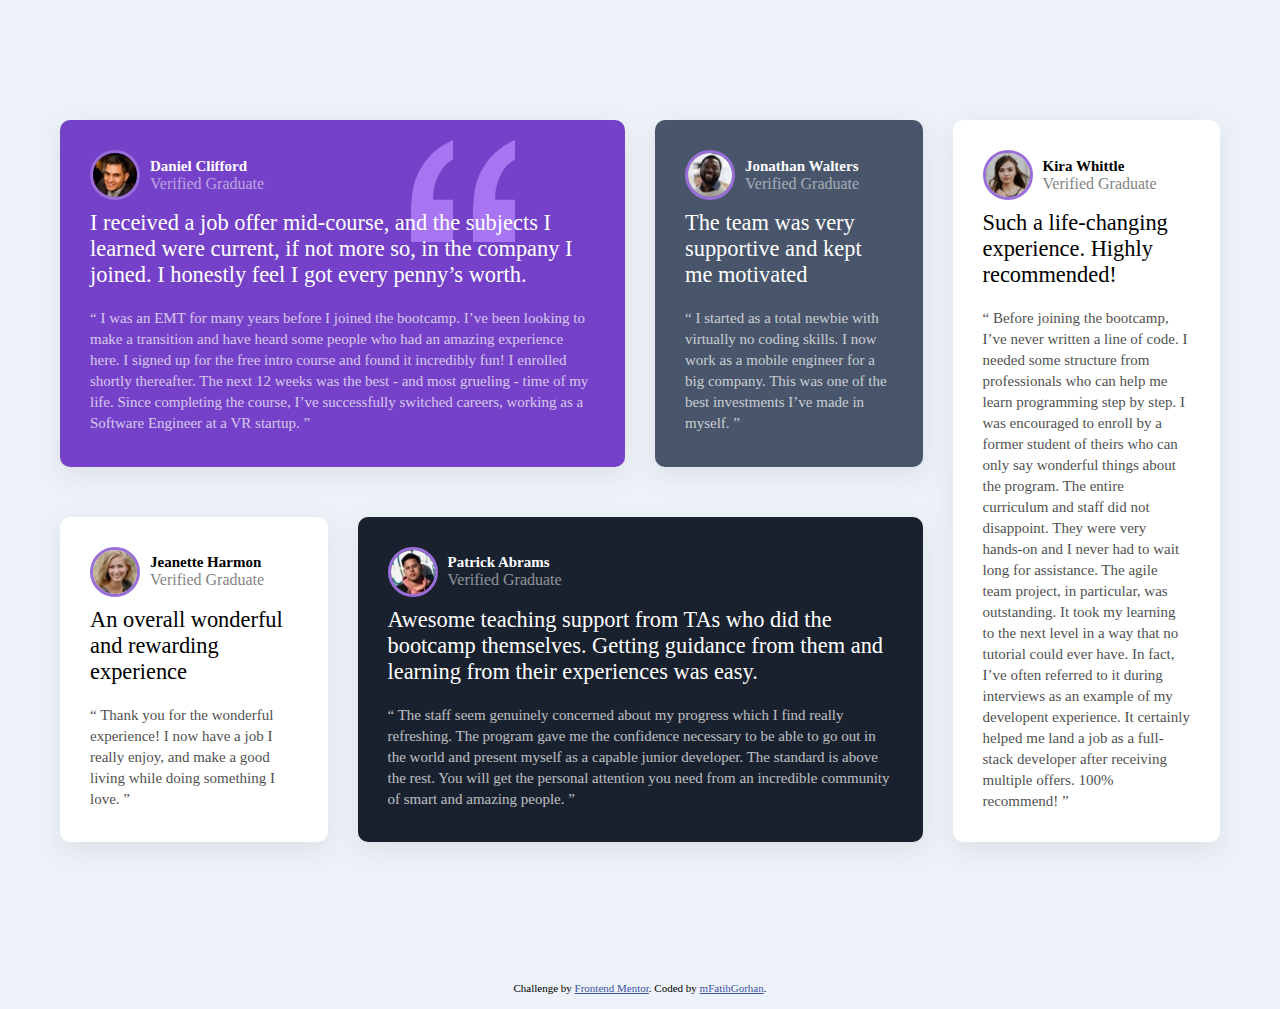
<file: junior-1/index.html>
<!DOCTYPE html>
<html lang="en">
  <head>
    <meta charset="UTF-8" />
    <meta name="viewport" content="width=device-width, initial-scale=1.0" />
    <!-- displays site properly based on user's device -->

    <link
      rel="icon"
      type="image/png"
      sizes="32x32"
      href="./images/favicon-32x32.png"
    />
    <link rel="stylesheet" href="css/style.css" />
    <title>Frontend Mentor | [Grid]</title>

    <!-- Feel free to remove these styles or customise in your own stylesheet 👍 -->
  </head>
  <body>
    <div class="container">

      <div class="card bg-purple">
        <header class="card-header">
          <img src="images/image-daniel.jpg" class="card-image" alt="" />
          <div>
            <h3>Daniel Clifford</h3>
            <p>Verified Graduate</p>
          </div>
        </header>
        <p class="card-lead">
          I received a job offer mid-course, and the subjects I learned were
          current, if not more so, in the company I joined. I honestly feel I
          got every penny’s worth.
        </p>
        <p class="card-desc">
          “ I was an EMT for many years before I joined the bootcamp. I’ve been
          looking to make a transition and have heard some people who had an
          amazing experience here. I signed up for the free intro course and
          found it incredibly fun! I enrolled shortly thereafter. The next 12
          weeks was the best - and most grueling - time of my life. Since
          completing the course, I’ve successfully switched careers, working as
          a Software Engineer at a VR startup. ”
        </p>
      </div>

      <div class="card bg-gray-blue">
        <header class="card-header">
          <img src="images/image-jonathan.jpg" class="card-image" alt="" />
          <div>
            <h3>Jonathan Walters</h3>
            <p>Verified Graduate</p>
          </div>
        </header>
        <p class="card-lead">
          The team was very supportive and kept me motivated
        </p>
        <p class="card-desc">
          “ I started as a total newbie with virtually no coding skills. I now
          work as a mobile engineer for a big company. This was one of the best
          investments I’ve made in myself. ”
        </p>
      </div>

      <div class="card">
        <header class="card-header">
          <img src="images/image-jeanette.jpg" class="card-image" alt="" />
          <div>
            <h3>Jeanette Harmon</h3>
            <p>Verified Graduate</p>
          </div>
        </header>
        <p class="card-lead">An overall wonderful and rewarding experience</p>
        <p class="card-desc">
          “ Thank you for the wonderful experience! I now have a job I really
          enjoy, and make a good living while doing something I love. ”
        </p>
      </div>

      <div class="card bg-black-blue">
        <header class="card-header">
          <img src="images/image-patrick.jpg" class="card-image" alt="" />
          <div>
            <h3>Patrick Abrams</h3>
            <p>Verified Graduate</p>
          </div>
        </header>
        <p class="card-lead">
          Awesome teaching support from TAs who did the bootcamp themselves.
          Getting guidance from them and learning from their experiences was
          easy.
        </p>
        <p class="card-desc">
          “ The staff seem genuinely concerned about my progress which I find
          really refreshing. The program gave me the confidence necessary to be
          able to go out in the world and present myself as a capable junior
          developer. The standard is above the rest. You will get the personal
          attention you need from an incredible community of smart and amazing
          people. ”
        </p>
      </div>

      <div class="card">
        <header class="card-header">
          <img src="images/image-kira.jpg" class="card-image" alt="" />
          <div>
            <h3>Kira Whittle</h3>
            <p>Verified Graduate</p>
          </div>
        </header>
        <p class="card-lead">
          Such a life-changing experience. Highly recommended!
        </p>
        <p class="card-desc">
          “ Before joining the bootcamp, I’ve never written a line of code. I
          needed some structure from professionals who can help me learn
          programming step by step. I was encouraged to enroll by a former
          student of theirs who can only say wonderful things about the program.
          The entire curriculum and staff did not disappoint. They were very
          hands-on and I never had to wait long for assistance. The agile team
          project, in particular, was outstanding. It took my learning to the
          next level in a way that no tutorial could ever have. In fact, I’ve
          often referred to it during interviews as an example of my developent
          experience. It certainly helped me land a job as a full-stack
          developer after receiving multiple offers. 100% recommend! ”
        </p>
      </div>

    </div>

    <div class="attribution">
      Challenge by
      <a href="https://www.frontendmentor.io?ref=challenge" target="_blank"
        >Frontend Mentor</a
      >. Coded by <a href="#">mFatihGorhan</a>.
    </div>
  </body>
</html>
</file>
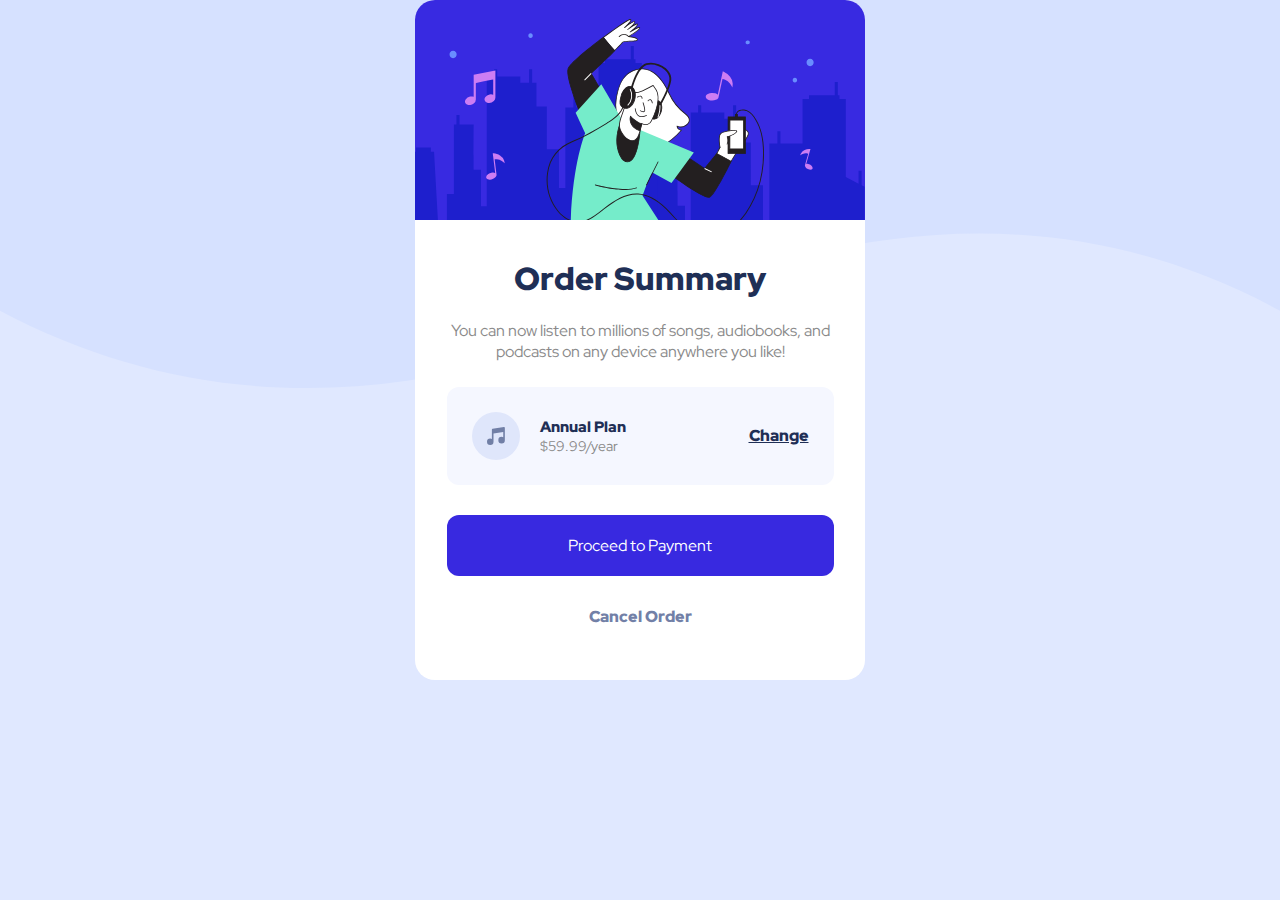
<file: newbie-4/index.html>
<!DOCTYPE html>
<html lang="en">
  <head>
    <meta charset="UTF-8" />
    <meta name="viewport" content="width=device-width, initial-scale=1.0" />
    <!-- displays site properly based on user's device -->

    <link
      rel="icon"
      type="image/png"
      sizes="32x32"
      href="./images/favicon-32x32.png"
    />

    <title>Frontend Mentor | Order summary card</title>

    <!-- Feel free to remove these styles or customise in your own stylesheet 👍 -->
    <link rel="stylesheet" href="css/style.css" />
  </head>
  <body>
    <div class="container">
      <div class="head-image">
         <img src="images/illustration-hero.svg" alt="" /> 
      </div>
      <div class="text-content">
        <h2 class="title">Order Summary</h2>
        <p class="subtitle">
          You can now listen to millions of songs, audiobooks, and podcasts on
          any device anywhere you like!
        </p>
        <div class="plan-box">
          <div class="plan-box-left">
            <img src="images/icon-music.svg" alt="" />
            <div>
              <h5>Annual Plan</h5>
              <p>$59.99/year</p>
            </div>
          </div>
          <a href="#">Change</a>
        </div>
        <a href="#" class="proceed-btn">Proceed to Payment</a>
        <a href="#" class="cancel-btn">Cancel Order</a>
      </div>
    </div>

  </body>
</html>
</file>
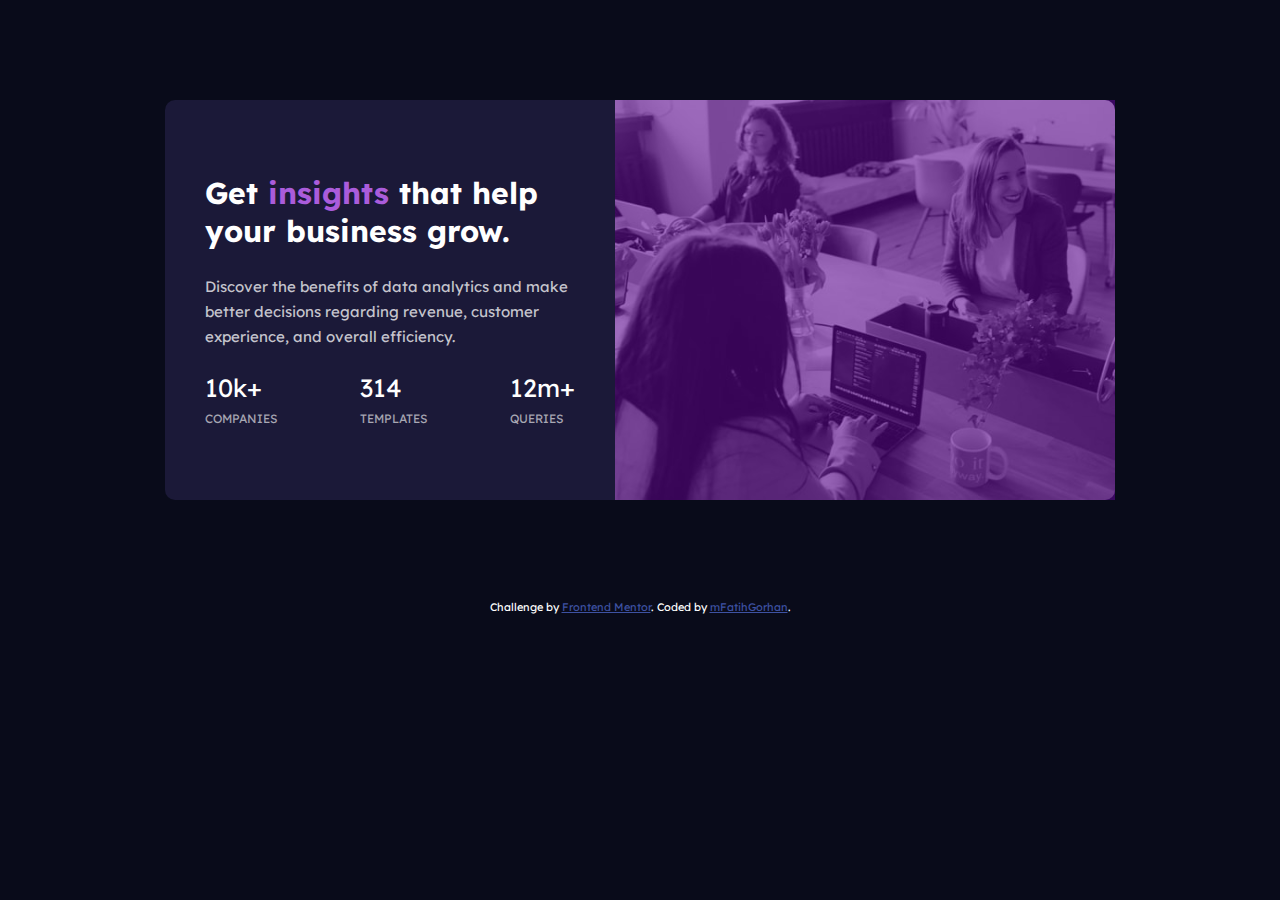
<file: newbie-5/index.html>
<!DOCTYPE html>
<html lang="en">
  <head>
    <meta charset="UTF-8" />
    <meta name="viewport" content="width=device-width, initial-scale=1.0" />
    <!-- displays site properly based on user's device -->

    <link
      rel="icon"
      type="image/png"
      sizes="32x32"
      href="./images/favicon-32x32.png"
    />

    <title>Frontend Mentor | Stats preview card component</title>

    <!-- Feel free to remove these styles or customise in your own stylesheet 👍 -->
    <link rel="stylesheet" href="css/style.css" />
  </head>
  <body>
    <div class="container">
      <div class="card">
        <div class="left-content">
          <div class="text-lead">
            <h2 class="lead">
              Get <span class="color-purp">insights</span> that help your
              business grow.
            </h2>
          </div>
          <div class="text-content">
            <p class="desc">
              Discover the benefits of data analytics and make better decisions
              regarding revenue, customer experience, and overall efficiency.
            </p>
          </div>
          <div class="tags">
            <ul class="one">
              <li class="up">10k+</li>
              <li class="down">Companies</li>
            </ul>
            <ul class="two">
              <li class="up">314</li>
              <li class="down">Templates</li>
            </ul>
            <ul class="three">
              <li class="up">12m+</li>
              <li class="down">Queries</li>
            </ul>
          </div>
        </div>
        <div class="right-content">
          <img
            src="images/image-header-desktop.jpg"
            alt=""
            class="card-image"
          />
          <div class="image-div">
          </div>
        </div>
      </div>
    </div>

    <div class="attribution">
      Challenge by
      <a href="https://www.frontendmentor.io?ref=challenge" target="_blank"
        >Frontend Mentor</a
      >. Coded by <a href="#">mFatihGorhan</a>.
    </div>
  </body>
</html>
</file>
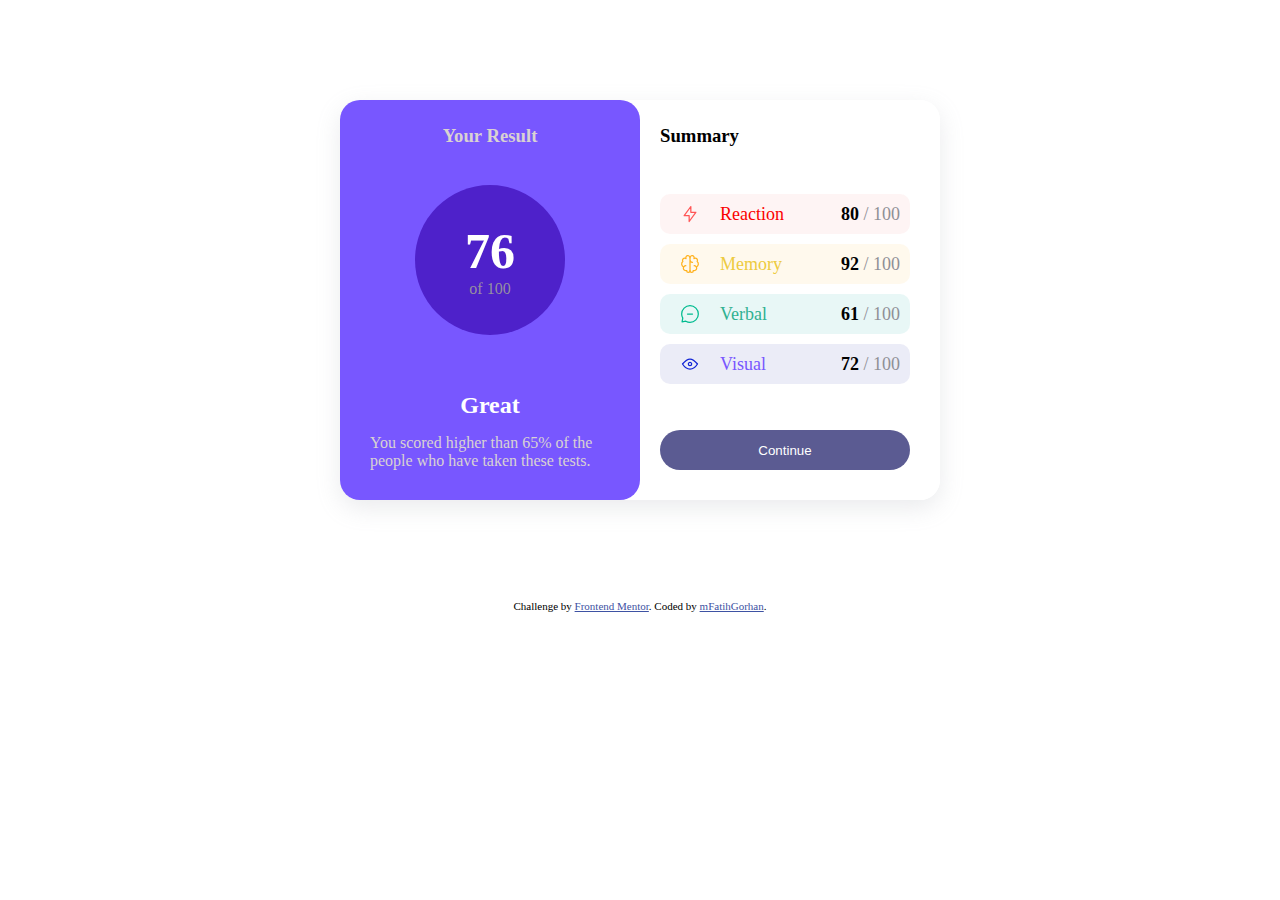
<file: newbie-6/index.html>
<!DOCTYPE html>
<html lang="en">
<head>
  <meta charset="UTF-8">
  <meta name="viewport" content="width=device-width, initial-scale=1.0"> <!-- displays site properly based on user's device -->

  <link rel="icon" type="image/png" sizes="32x32" href="./assets/images/favicon-32x32.png">
  <link rel="stylesheet" href="css/style.css">
  <title>Frontend Mentor | Results summary component</title>

</head>
<body>
  <div class="container">
    <div class="left-side">
      <h3 class="lead">Your Result</h3>
      <div class="score">
        <h2>76</h2>
        <p>of 100</p>
      </div>
      <div class="result-area">
        <h2>Great</h2>
        <p>You scored higher than 65% of the people who have taken these tests.</p>
      </div>
    </div>
    <div class="right-side">
      <h3>Summary</h3>
      <div class="skills">
        <ul>
          <li class="reaction img-react">Reaction<span class="rct">80 <span class="right">/ 100</span></span></li>
          <li class="memory">Memory<span class="mmr">92 <span class="right">/ 100</span></span></li>
          <li class="verbal">Verbal<span class="vrb">61 <span class="right">/ 100</span></span></li>
          <li class="visual">Visual<span class="vsl">72 <span class="right">/ 100</span></span></li>
        </ul>
      </div>
      <button class="btn">Continue</button>
    </div>
  </div>
  <div class="attribution">
    Challenge by <a href="https://www.frontendmentor.io?ref=challenge" target="_blank">Frontend Mentor</a>. 
    Coded by <a href="#">mFatihGorhan</a>.
  </div>
</body>
</html>
</file>
<file: junior-1/css/style.css>
* {
  box-sizing: border-box;
  margin: 0;
  padding: 0;
}

body {
  background: #edf2f8;
}

.container {
  max-width: 1200px;
  margin: 100px auto;
  padding: 20px;
  display: grid;
  grid-template-columns: repeat(4, 1fr);
  gap: 30px;
}

.card {
  background: #fff;
  border-radius: 10px;
  padding: 30px;
  box-shadow: rgba(149, 157, 165, 0.2) 0px 8px 24px;
  margin-bottom: 20px;
}

.card:nth-of-type(1) {
  grid-column: 1 / span 2;
}

.card:nth-of-type(4) {
  grid-column: 2 / span 2;
  grid-row: 2;
}

.card:nth-of-type(5) {
  grid-column: 4;
  grid-row: 1 / span 2;
}

/* mobile start */

@media (max-width: 768px) {
  .container {
    grid-template-columns: 1fr;
  }
  .card:nth-of-type(1) {
    grid-column: 1;
  }

  .card:nth-of-type(4) {
    grid-column: 1;
    grid-row: 4;
  }

  .card:nth-of-type(5) {
    grid-column: 1;
    grid-row: 5;
  }
}

/* mobile end */

.card-header {
  display: flex;
  align-items: center;
  margin-bottom: 10px;
}

.card-header h3 {
  font-size: 15px;
}

.card-header p {
  opacity: 50%;
}

.card-image {
  width: 50px;
  height: 50px;
  border-radius: 50%;
  border: 3px solid #996ed9;
  margin-right: 10px;
}

.card-lead {
  font-size: 1.4rem;
  margin-bottom: 20px;
}

.card-desc {
  font-size: 15px;
  line-height: 1.4;
  opacity: 70%;
}

.bg-purple {
  background: hsl(263, 55%, 52%);
  color: #fff;
  background-image: url(/junior-1/images/bg-pattern-quotation.svg);
  background-repeat: no-repeat;
  background-position: top 20px right 110px;
}

.bg-gray-blue {
  background: hsl(217, 19%, 35%);
  color: #fff;
}

.bg-black-blue {
  background: hsl(219, 29%, 14%);
  color: #fff;
}

/* Front end mentor style */
.attribution {
  font-size: 11px;
  text-align: center;
  margin-bottom: 15px;
}
.attribution a {
  color: hsl(228, 45%, 44%);
}
</file>
<file: newbie-4/css/style.css>
@import url("https://fonts.googleapis.com/css2?family=Red+Hat+Display:wght@500;700;900&display=swap");

* {
  padding: 0;
  margin: 0;
  box-sizing: border-box;
}

.attribution {
  font-size: 11px;
  text-align: center;
}
.attribution a {
  color: hsl(228, 45%, 44%);
}

body {
  font-family: "Red Hat Display", sans-serif;
  min-height: 100vh;
  background-image: url(/newbie-4/images/pattern-background-desktop.svg);
  background-repeat: no-repeat;
  background-size: contain;
  background-color: hsl(225, 100%, 94%);
  position: relative;
  font-size: 16px;
}

.container {
  width: 450px;
  height: 680px;
  background: white;
  border-radius: 20px;
  overflow: hidden;
  margin: 0 auto;
}

.text-content {
  padding: 7%;
  text-align: center;
}

.title {
  color: hsl(223, 47%, 23%);
  font-weight: 900;
  font-size: 32px;
  margin-bottom: 20px;
}

.text-content p.subtitle {
  color: #8a8a8a;
  margin-bottom: 25px;
}

.plan-box {
  background-color: hsl(225, 100%, 98%);
  border-radius: 12px;
  display: flex;
  padding: 25px;
  align-items: center;
  justify-content: space-between;
}

.plan-box-left {
  display: flex;
  align-items: center;
  text-align: left;
}

.plan-box-left div {
  margin-left: 20px;
}

.plan-box-left div h5 {
  font-weight: 900;
  font-size: 15px;
  color: hsl(223, 47%, 23%);
}

.plan-box-left div p {
  font-size: 14px;
  color: #8a8a8a;
}

.plan-box a {
  font-weight: 900;
  color: hsl(223, 47%, 23%);
}

.plan-box a:hover {
    color: rgb(52, 52, 201);
}

a.proceed-btn {
  display: block;
  text-decoration: none;
  color: white;
  background-color: hsl(245, 75%, 52%);
  padding: 20px 0;
  border-radius: 12px;
  margin: 30px 0;
}

a.proceed-btn:hover {
    background: rgba(100, 48, 232, 0.838);
}

a.cancel-btn {
  color: hsl(224, 23%, 55%);
  text-decoration: none;
  font-weight: 900;
}

a.cancel-btn:hover {
    color: rgba(18, 5, 5, 0.924);
}
</file>
<file: newbie-5/css/style.css>
@import url("https://fonts.googleapis.com/css2?family=Inter:wght@400;700&display=swap");
@import url("https://fonts.googleapis.com/css2?family=Lexend+Deca&display=swap");

* {
  margin: 0;
  padding: 0;
  box-sizing: border-box;
}

body {
  background: hsl(233, 47%, 7%);
  font-family: "Lexend Deca", sans-serif;
  font-size: 14px;
  color: #fff;
}

.container {
  max-width: 950px;
  margin: 100px auto;
  background: hsl(244, 38%, 16%);
  color: #fff;
  border-radius: 10px;
}

.card {
  display: flex;
}

.card .left-content {
  width: 450px;
  padding: 40px;
  margin: 10px auto;
  display: flex;
  flex-direction: column;
  justify-content: space-evenly;
}

.lead {
  font-size: 30px;
}

.desc {
  font-size: 15px;
  line-height: 25px;
  color: #ffffffc3;
}

.tags ul {
  list-style: none;
}

.tags {
  display: flex;
  justify-content: space-between;
}

.color-purp {
  color: hsl(277, 64%, 61%);
}

.right-content {
  width: 500px;
  height: 400px;
  position: relative;
}

.image-div {
  width: 500px;
  height: 400px;
  position: absolute;
  top: 0;
  left: 0;
  background: hsla(277, 92%, 30%, 0.587);
  
}

.card-image {
  width: 500px;
  height: 400px;
  border-top-right-radius: 10px;
  border-bottom-right-radius: 10px;
}



.up {
  font-size: 25px;
}

.down {
  font-size: 12px;
  text-transform: uppercase;
  color: #ffffffa0;
  margin-top: 8px;
}

.attribution {
  font-size: 11px;
  text-align: center;
}
.attribution a {
  color: hsl(228, 45%, 44%);
}
</file>
<file: newbie-6/css/style.css>
* {
    margin: 0;
    padding: 0;
    box-sizing: border-box;
}

ul {
    list-style: none;
}

.attribution { font-size: 11px; text-align: center; }
.attribution a { color: hsl(228, 45%, 44%); }

.container {
    width: 600px;
    height: 400px;
    margin: 100px auto;
    display: flex;
    border-radius: 20px;
    box-shadow: rgba(149, 157, 165, 0.2) 0px 8px 24px;
    
}

.left-side {
    width: 300px;
    height: 400px;
    background: hsl(252, 100%, 67%);
    padding: 10px;
    border-radius: 20px;
    display: flex;
    flex-direction: column;
    justify-content: space-between;
    align-items: center;
}

.left-side .lead {
    padding-top: 15px;
    color: rgb(217, 210, 210);
}

.left-side .score {
    width: 150px;
    height: 150px;
    background: hsla(256, 72%, 46%, 1);
    border-radius: 50%;
    display: flex;
    flex-direction: column;
    align-items: center;
    justify-content: center;
}

.left-side .score h2 {
    font-size: 50px;
    color: white;
}

.left-side .score p {
    color: rgba(159, 155, 155, 0.92);
}

.left-side .result-area {
    display: flex;
    flex-direction: column;
    align-items: center;
    padding: 20px;
}

.left-side .result-area h2 {
    padding-bottom: 15px;
    color: white;
}

.left-side .result-area p {
    color: rgb(217, 210, 210);
}

.right-side {
    width: 300px;
    height: 400px;
    background: white;
    padding: 10px;
    border-radius: 20px;
    display: flex;
    flex-direction: column;
    justify-content: space-between;
}

.right-side h3 {
    padding-left: 10px;
}

.right-side .skills ul li {
    margin: 10px;
    display: flex;
    justify-content: space-between;
    font-size: 18px;
}

.right-side .skills .reaction {
    border-radius: 10px;
    width: 250px;
    height: 40px;
    padding: 10px;
    padding-left: 60px;
    background: rgba(233, 85, 85, 0.068);
    background-image: url(/newbie-6/assets/images/icon-reaction.svg);
    background-repeat: no-repeat;
    background-position: top 10px left 20px;
    color: #fb0000;
}

.right-side .skills .memory {
    border-radius: 10px;
    width: 250px;
    height: 40px;
    padding: 10px;
    padding-left: 60px;
    background: rgba(255, 166, 0, 0.072);
    background-image: url(/newbie-6/assets/images/icon-memory.svg);
    background-repeat: no-repeat;
    background-position: top 10px left 20px;
    color: #edcb40;
}

.right-side .skills .verbal {
    border-radius: 10px;
    width: 250px;
    height: 40px;
    padding: 10px;
    padding-left: 60px;
    background: rgba(19, 175, 162, 0.098);
    background-image: url(/newbie-6/assets/images/icon-verbal.svg);
    background-repeat: no-repeat;
    background-position: top 10px left 20px;
    color: #30b191;
}

.right-side .skills .visual {
    border-radius: 10px;
    width: 250px;
    height: 40px;
    padding: 10px;
    padding-left: 60px;
    background: rgba(6, 16, 157, 0.078);
    background-image: url(/newbie-6/assets/images/icon-visual.svg);
    background-repeat: no-repeat;
    background-position: top 10px left 20px;
    color: #7856FF;
}

.right-side h3 {
    padding-top: 15px;
}

.btn {
    width: 250px;
    height: 40px;
    margin-left: 10px;
    border-radius: 20px;
    border: none;
    color: white;
    background: rgba(13, 13, 94, 0.678);
    margin-bottom: 20px;
    cursor: pointer;
}

span {
    color: black;
    font-weight: 600;
}

.right {
    color: rgb(143, 143, 150);
    font-weight: normal;
}
</file>
